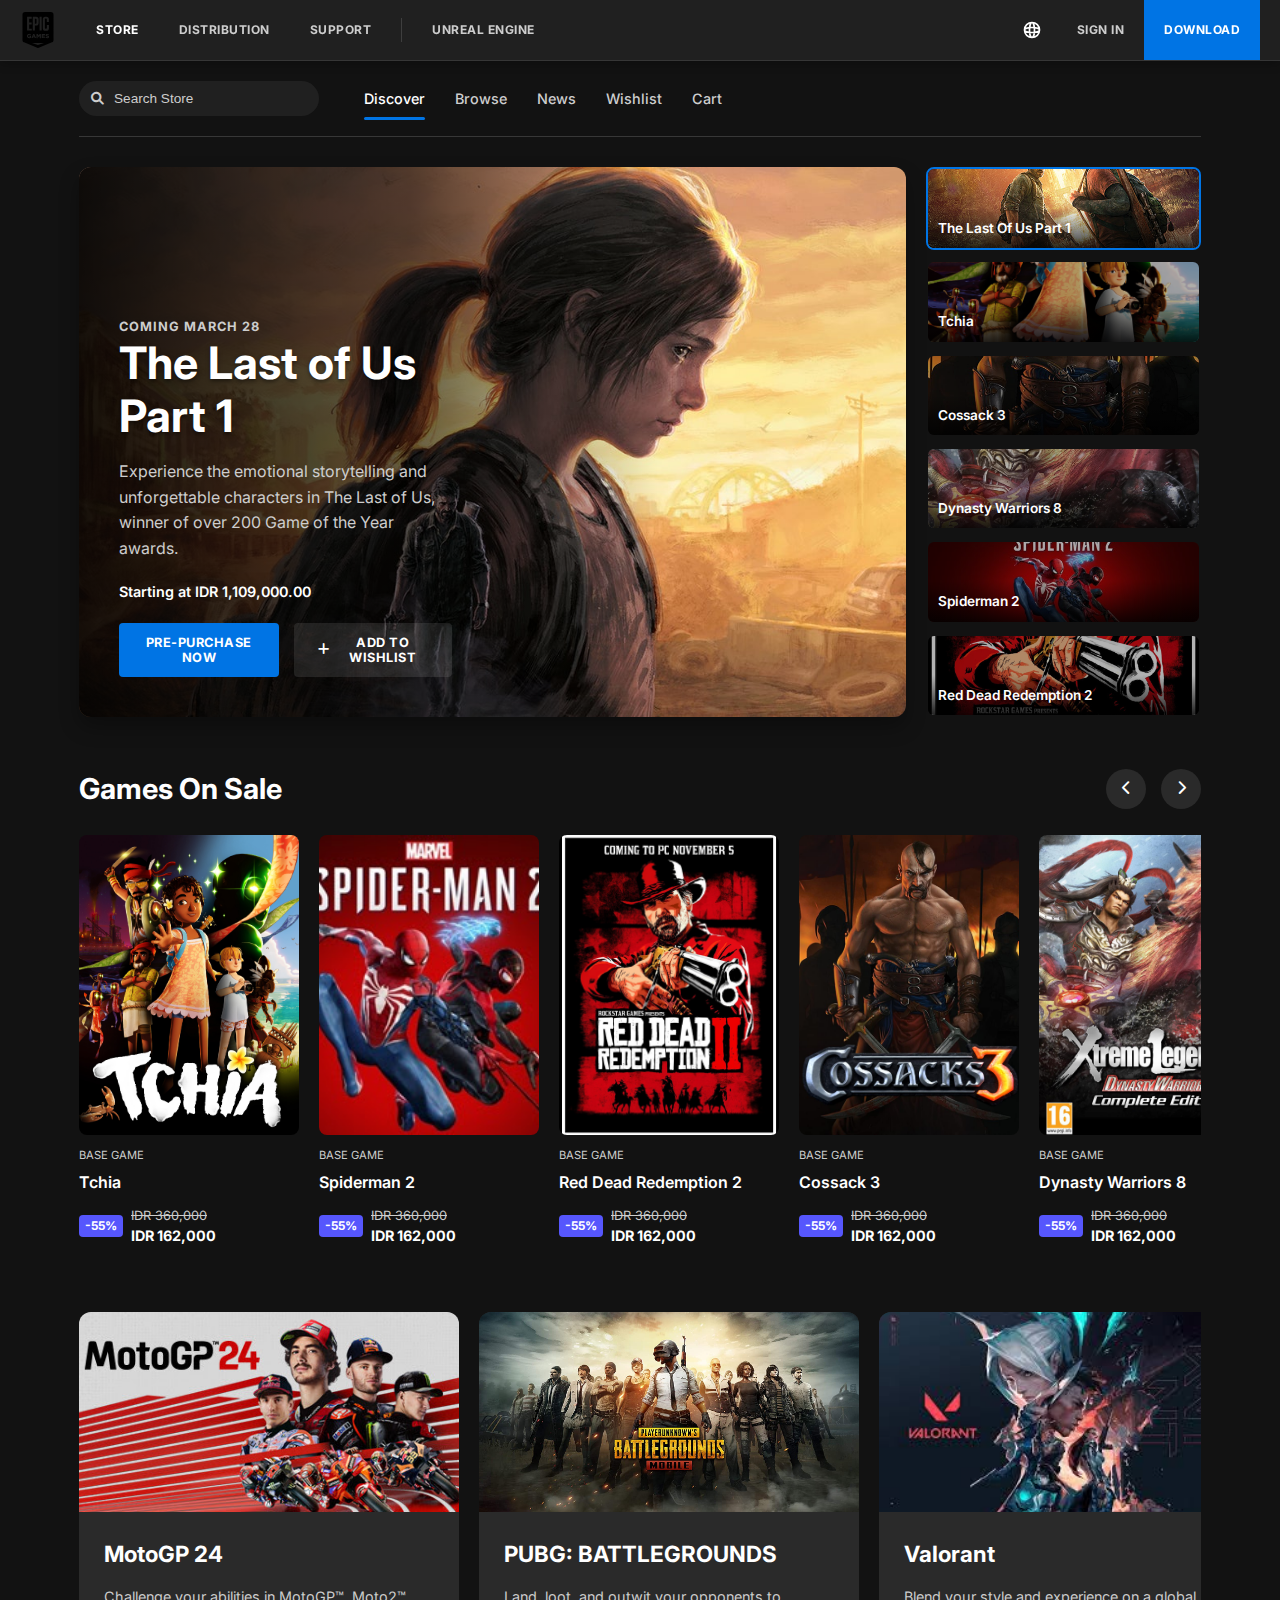
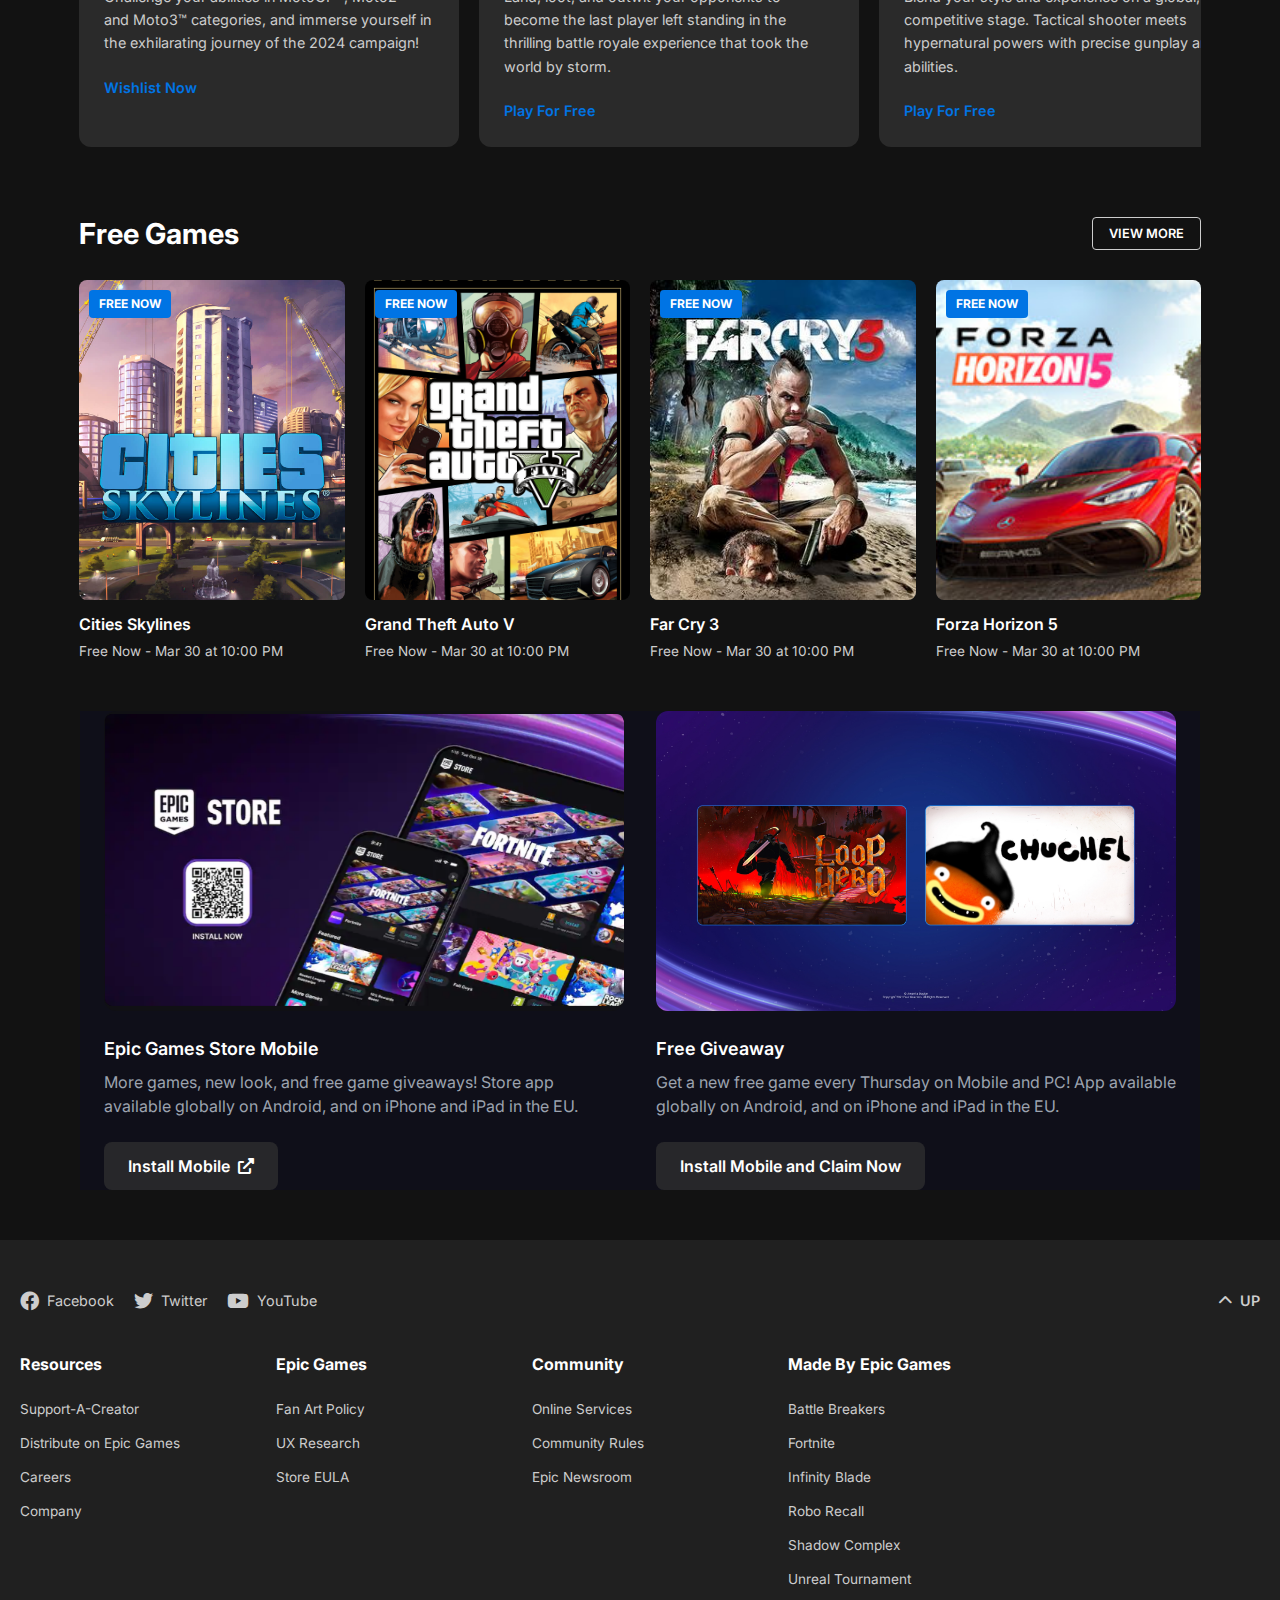
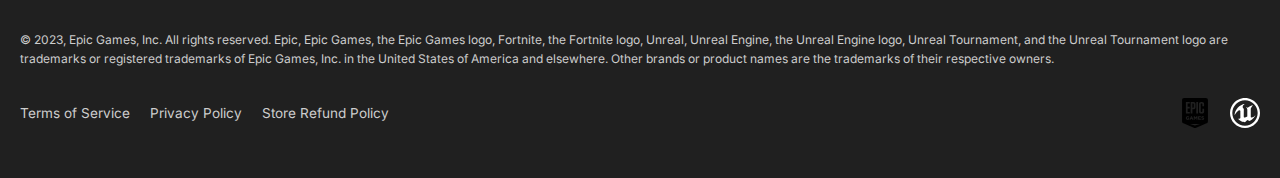
<file: index.html>
<!DOCTYPE html>
<html lang="en">

<head>
    <meta charset="UTF-8">
    <meta http-equiv="X-UA-Compatible" content="IE=edge">
    <meta name="viewport" content="width=device-width, initial-scale=1.0">
    <title>Epic Games Store | Download & Play PC Games</title>
    <script src="static/JS/script.js"></script>
    <link rel="icon" type="image/x-icon" href="static/img/logo-epic.svg">
    <link rel="stylesheet" href="static/css/master.css">
    <link rel="preconnect" href="https://fonts.googleapis.com">
    <link rel="preconnect" href="https://fonts.gstatic.com" crossorigin>
    <link href="https://fonts.googleapis.com/css2?family=Inter:wght@300;400;500;600;700&display=swap" rel="stylesheet">
    <link rel="stylesheet" href="https://cdnjs.cloudflare.com/ajax/libs/font-awesome/6.0.0/css/all.min.css">
</head>

<body>
    <!-- TOP NAVBAR -->
    <header class="main-header">
        <div class="header-container">
            <div class="header-left">
                <div class="logo">
                    <img src="./static/img/logo-epic.svg" alt="Epic Games Logo">
                </div>
                <nav class="main-nav">
                    <ul>
                        <li class="nav-item active">STORE</li>
                        <li class="nav-item">DISTRIBUTION</li>
                        <li class="nav-item">SUPPORT</li>
                        <div class="vertical-divider"></div>
                        <li class="nav-item">UNREAL ENGINE</li>
                    </ul>
                </nav>
            </div>
            <div class="header-right">
                <ul>
                    <li class="language-selector">
                        <img src="./static/img/language.svg" alt="language selector">
                    </li>
                    <li class="sign-in">SIGN IN</li>
                    <li class="download-button">DOWNLOAD</li>
                </ul>
            </div>
        </div>
    </header>

    <div class="content-container">
        <!-- STORE NAVBAR -->
        <nav class="store-nav">
            <div class="search-container">
                <i class="fa fa-search search-icon"></i>
                <input type="text" placeholder="Search Store">
            </div>
            <ul class="store-menu">
                <li class="active">Discover</li>
                <li>Browse</li>
                <li>News</li>
                <li>Wishlist</li>
                <li>Cart</li>
            </ul>
        </nav>

        <!-- HERO SECTION / JUMBOTRON -->
        <section class="hero-section">
            <div class="hero-main">
                <img src="static/img/games_img/the_last_of_us_part_1.jpg" alt="The Last of Us Part 1">
                <div class="hero-overlay"></div>
                <div class="hero-content">
                    <span class="release-info">COMING MARCH 28</span>
                    <h1>The Last of Us Part 1</h1>
                    <p>Experience the emotional storytelling and unforgettable characters in The Last of Us,
                        winner of over 200 Game of the Year awards.</p>
                    <div class="price-info">
                        <span>Starting at IDR 1,109,000.00</span>
                    </div>
                    <div class="hero-buttons">
                        <button class="btn-primary">PRE-PURCHASE NOW</button>
                        <button class="btn-secondary"><i class="fa fa-plus"></i> ADD TO WISHLIST</button>
                    </div>
                </div>
            </div>
            <div class="hero-thumbnails">
                <div class="thumbnail active">
                    <img src="static/img/games_img/the_last_of_us_part_1-potrait.jpg" alt="The Last Of Us Part 1">
                    <div class="thumbnail-title">The Last Of Us Part 1</div>
                </div>
                <div class="thumbnail">
                    <img src="static/img/games_img/tchia-potrait.jpg" alt="Tchia">
                    <div class="thumbnail-title">Tchia</div>
                </div>
                <div class="thumbnail">
                    <img src="static/img/games_img/cossack3-potrait.jpg" alt="Cossack 3">
                    <div class="thumbnail-title">Cossack 3</div>
                </div>
                <div class="thumbnail">
                    <img src="static/img/games_img/dw8-potrait.jpg" alt="Dynasty Warriors 8">
                    <div class="thumbnail-title">Dynasty Warriors 8</div>
                </div>
                <div class="thumbnail">
                    <img src="static/img/games_img/spiderman2.jpg" alt="Spiderman 2">
                    <div class="thumbnail-title">Spiderman 2</div>
                </div>
                <div class="thumbnail">
                    <img src="static/img/games_img/rdr2-potrait.jpg" alt="Red Dead Redemption 2">
                    <div class="thumbnail-title">Red Dead Redemption 2</div>
                </div>
            </div>
        </section>

        <!-- GAMES ON SALE -->
        <section class="games-on-sale">
            <div class="section-header">
                <h2>Games On Sale</h2>
                <div class="carousel-controls">
                    <button class="carousel-control prev"><i class="fa fa-chevron-left"></i></button>
                    <button class="carousel-control next"><i class="fa fa-chevron-right"></i></button>
                </div>
            </div>
            <div class="game-cards-container">
                <!-- Game Card 1 -->
                <div class="game-card">
                    <div class="game-image">
                        <img src="static/img/games_img/tchia-potrait.jpg" alt="Tchia">
                    </div>
                    <div class="game-info">
                        <span class="game-tag">BASE GAME</span>
                        <h3 class="game-title">Tchia</h3>
                    </div>
                    <div class="game-price">
                        <span class="discount-badge">-55%</span>
                        <div class="price-container">
                            <span class="original-price">IDR 360,000</span>
                            <span class="sale-price">IDR 162,000</span>
                        </div>
                    </div>
                </div>

                <!-- Game Card 2 -->
                <div class="game-card">
                    <div class="game-image">
                        <img src="static/img/games_img/spiderman2.jpg" alt="Spiderman 2">
                    </div>
                    <div class="game-info">
                        <span class="game-tag">BASE GAME</span>
                        <h3 class="game-title">Spiderman 2</h3>
                    </div>
                    <div class="game-price">
                        <span class="discount-badge">-55%</span>
                        <div class="price-container">
                            <span class="original-price">IDR 360,000</span>
                            <span class="sale-price">IDR 162,000</span>
                        </div>
                    </div>
                </div>

                <!-- Game Card 3 -->
                <div class="game-card">
                    <div class="game-image">
                        <img src="static/img/games_img/rdr2-potrait.jpg" alt="Red Dead Redemption 2">
                    </div>
                    <div class="game-info">
                        <span class="game-tag">BASE GAME</span>
                        <h3 class="game-title">Red Dead Redemption 2</h3>
                    </div>
                    <div class="game-price">
                        <span class="discount-badge">-55%</span>
                        <div class="price-container">
                            <span class="original-price">IDR 360,000</span>
                            <span class="sale-price">IDR 162,000</span>
                        </div>
                    </div>
                </div>

                <!-- Game Card 4 -->
                <div class="game-card">
                    <div class="game-image">
                        <img src="static/img/games_img/cossack3-potrait.jpg" alt="Cossack 3">
                    </div>
                    <div class="game-info">
                        <span class="game-tag">BASE GAME</span>
                        <h3 class="game-title">Cossack 3</h3>
                    </div>
                    <div class="game-price">
                        <span class="discount-badge">-55%</span>
                        <div class="price-container">
                            <span class="original-price">IDR 360,000</span>
                            <span class="sale-price">IDR 162,000</span>
                        </div>
                    </div>
                </div>

                <!-- Game Card 5 -->
                <div class="game-card">
                    <div class="game-image">
                        <img src="static/img/games_img/dw8-potrait.jpg" alt="Dynasty Warriors 8">
                    </div>
                    <div class="game-info">
                        <span class="game-tag">BASE GAME</span>
                        <h3 class="game-title">Dynasty Warriors 8</h3>
                    </div>
                    <div class="game-price">
                        <span class="discount-badge">-55%</span>
                        <div class="price-container">
                            <span class="original-price">IDR 360,000</span>
                            <span class="sale-price">IDR 162,000</span>
                        </div>
                    </div>
                </div>

                <!-- Game Card 6 -->
                <div class="game-card">
                    <div class="game-image">
                        <img src="static/img/games_img/forza5.jpg" alt="Dynasty Warriors 8">
                    </div>
                    <div class="game-info">
                        <span class="game-tag">BASE GAME</span>
                        <h3 class="game-title">Forza Horizon 5</h3>
                    </div>
                    <div class="game-price">
                        <span class="discount-badge">-55%</span>
                        <div class="price-container">
                            <span class="original-price">IDR 360,000</span>
                            <span class="sale-price">IDR 162,000</span>
                        </div>
                    </div>
                </div>

                <!-- Game Card 7 -->
                <div class="game-card">
                    <div class="game-image">
                        <img src="static/img/games_img/Gp24.jpg" alt="MotoGP 24">
                    </div>
                    <div class="game-info">
                        <span class="game-tag">BASE GAME</span>
                        <h3 class="game-title">MotoGP 24</h3>
                    </div>
                    <div class="game-price">
                        <span class="discount-badge">-55%</span>
                        <div class="price-container">
                            <span class="original-price">IDR 360,000</span>
                            <span class="sale-price">IDR 162,000</span>
                        </div>
                    </div>
                </div>
            </div>
        </section>

        <!-- FEATURED GAMES -->
        <section class="featured-games">
            <div class="featured-cards">
                <!-- Featured Game 1 -->
                <div class="featured-card">
                    <div class="featured-image">
                        <img src="static/img/games_img/Gp24.jpg" alt="MotoGP 24">
                    </div>
                    <div class="featured-content">
                        <h3>MotoGP 24</h3>
                        <p>Challenge your abilities in MotoGP™, Moto2™ and Moto3™ categories, and immerse yourself in
                            the exhilarating journey of the 2024 campaign!</p>
                        <a href="#" class="featured-link">Wishlist Now</a>
                    </div>
                </div>

                <!-- Featured Game 2 -->
                <div class="featured-card">
                    <div class="featured-image">
                        <img src="static/img/games_img/pubg.jpg" alt="PUBG: BATTLEGROUNDS">
                    </div>
                    <div class="featured-content">
                        <h3>PUBG: BATTLEGROUNDS</h3>
                        <p>Land, loot, and outwit your opponents to become the last player left standing in the
                            thrilling battle royale experience that took the world by storm.</p>
                        <a href="#" class="featured-link">Play For Free</a>
                    </div>
                </div>

                <!-- Featured Game 3 -->
                <div class="featured-card">
                    <div class="featured-image">
                        <img src="static/img/games_img/valorant.jpg" alt="Valorant">
                    </div>
                    <div class="featured-content">
                        <h3>Valorant</h3>
                        <p>Blend your style and experience on a global, competitive stage. Tactical shooter meets
                            hypernatural powers with precise gunplay and abilities.</p>
                        <a href="#" class="featured-link">Play For Free</a>
                    </div>
                </div>
            </div>
        </section>

        <!-- FREE GAMES -->
        <section class="free-games-section">
            <div class="section-header">
                <h2>Free Games</h2>
                <button class="btn-outline">VIEW MORE</button>
            </div>
            <div class="free-games-container">
                <!-- Free Game 1 -->
                <div class="free-game-card">
                    <div class="free-game-image">
                        <img src="static/img/games_img/Cities-Skylines.jpg" alt="Cities Skylines">
                        <div class="free-game-badge">FREE NOW</div>
                    </div>
                    <div class="free-game-info">
                        <h3>Cities Skylines</h3>
                        <p>Free Now - Mar 30 at 10:00 PM</p>
                    </div>
                </div>

                <!-- Free Game 2 -->
                <div class="free-game-card">
                    <div class="free-game-image">
                        <img src="static/img/games_img/gta-v-potrait.jpg" alt="Grand Theft Auto V">
                        <div class="free-game-badge">FREE NOW</div>
                    </div>
                    <div class="free-game-info">
                        <h3>Grand Theft Auto V</h3>
                        <p>Free Now - Mar 30 at 10:00 PM</p>
                    </div>
                </div>

                <!-- Free Game 3 -->
                <div class="free-game-card">
                    <div class="free-game-image">
                        <img src="static/img/games_img/far-cry-3-potrait.jpg" alt="Far Cry 3">
                        <div class="free-game-badge">FREE NOW</div>
                    </div>
                    <div class="free-game-info">
                        <h3>Far Cry 3</h3>
                        <p>Free Now - Mar 30 at 10:00 PM</p>
                    </div>
                </div>

                <!-- Free Game 4 -->
                <div class="free-game-card">
                    <div class="free-game-image">
                        <img src="static/img/games_img/forza5.jpg" alt="Forza Horizon 5">
                        <div class="free-game-badge">FREE NOW</div>
                    </div>
                    <div class="free-game-info">
                        <h3>Forza Horizon 5</h3>
                        <p>Free Now - Mar 30 at 10:00 PM</p>
                    </div>
                </div>
            </div>
        </section>

        <!-- GAMES LISTS SECTION -->
        <div class="list-container">
            <section>
                <img src="./static/img/mobile apps.png"
                    alt="Epic Games Store Mobile promotional image showing QR code and mobile devices with Fortnite game" />
                <h2>Epic Games Store Mobile</h2>
                <p>More games, new look, and free game giveaways! Store app available globally on Android, and on iPhone
                    and iPad in the EU.</p>
                <a href="#" class="button" target="_blank" rel="noopener noreferrer">
                    Install Mobile <i class="fas fa-external-link-alt"></i>
                </a>
            </section>
            <section>
                <img src="./static/img/free games.jpg"
                    alt="Free Giveaway promotional image showing Loop Hero and Chuchel game covers with Epic Games Store Mobile logo" />
                <h2>Free Giveaway</h2>
                <p>Get a new free game every Thursday on Mobile and PC! App available globally on Android, and on iPhone
                    and iPad in the EU.</p>
                <a href="#" class="button" target="_blank" rel="noopener noreferrer">
                    Install Mobile and Claim Now
                </a>
            </section>
        </div>
    </div>

    <!-- FOOTER -->
    <footer class="main-footer">
        <div class="footer-container">
            <div class="footer-top">
                <div class="social-links">
                    <a href="#" class="social-link"><i class="fab fa-facebook"></i> Facebook</a>
                    <a href="#" class="social-link"><i class="fab fa-twitter"></i> Twitter</a>
                    <a href="#" class="social-link"><i class="fab fa-youtube"></i> YouTube</a>
                </div>
                <button class="btn-back-to-top"><i class="fa fa-chevron-up"></i> UP</button>
            </div>

            <div class="footer-content">
                <div class="footer-section">
                    <h4>Resources</h4>
                    <ul>
                        <li><a href="#">Support-A-Creator</a></li>
                        <li><a href="#">Distribute on Epic Games</a></li>
                        <li><a href="#">Careers</a></li>
                        <li><a href="#">Company</a></li>
                    </ul>
                </div>

                <div class="footer-section">
                    <h4>Epic Games</h4>
                    <ul>
                        <li><a href="#">Fan Art Policy</a></li>
                        <li><a href="#">UX Research</a></li>
                        <li><a href="#">Store EULA</a></li>
                    </ul>
                </div>

                <div class="footer-section">
                    <h4>Community</h4>
                    <ul>
                        <li><a href="#">Online Services</a></li>
                        <li><a href="#">Community Rules</a></li>
                        <li><a href="#">Epic Newsroom</a></li>
                    </ul>
                </div>

                <div class="footer-section">
                    <h4>Made By Epic Games</h4>
                    <ul>
                        <li><a href="#">Battle Breakers</a></li>
                        <li><a href="#">Fortnite</a></li>
                        <li><a href="#">Infinity Blade</a></li>
                        <li><a href="#">Robo Recall</a></li>
                        <li><a href="#">Shadow Complex</a></li>
                        <li><a href="#">Unreal Tournament</a></li>
                    </ul>
                </div>
            </div>

            <div class="horizontal-divider"></div>

            <div class="copyright">
                <p>© 2023, Epic Games, Inc. All rights reserved. Epic, Epic Games, the Epic Games logo, Fortnite, the
                    Fortnite logo, Unreal, Unreal Engine, the Unreal Engine logo, Unreal Tournament, and the Unreal
                    Tournament logo are trademarks or registered trademarks of Epic Games, Inc. in the United States of
                    America and elsewhere. Other brands or product names are the trademarks of their respective owners.
                </p>
            </div>

            <div class="footer-bottom">
                <div class="footer-links">
                    <a href="#">Terms of Service</a>
                    <a href="#">Privacy Policy</a>
                    <a href="#">Store Refund Policy</a>
                </div>
                <div class="footer-logos">
                    <a href="#"><img src="./static/img/logo-epic.svg" alt="Epic Logo"></a>
                    <a href="#"><img src="./static/img/unreal-logo.svg" alt="Unreal Logo"></a>
                </div>
            </div>
        </div>
    </footer>
</body>

</html>
</file>
<file: static/css/master.css>
*, *::before, *::after {
    box-sizing: border-box;
    margin: 0;
    padding: 0;
}

:root {
    --epic-dark: #121212;
    --epic-dark-gray: #202020;
    --epic-mid-gray: #2a2a2a;
    --epic-light-gray: #cdcdcd;
    --epic-blue: #0074e4;
    --epic-hover-blue: #0060bb;
    --epic-sale-blue: #5656fd;
    --epic-text: #ffffff;
    --epic-section-gray: rgba(81, 81, 81, 0.5);
    --epic-divider: rgba(91, 91, 91, 0.5);
    --border-radius-sm: 4px;
    --border-radius-md: 8px;
    --border-radius-lg: 12px;
    --transition-speed: 0.2s;
}

body {
    background-color: var(--epic-dark);
    color: var(--epic-text);
    font-family: 'Inter', sans-serif;
    line-height: 1.5;
    font-size: 16px;
    min-height: 100vh;
}

ul {
    list-style-type: none;
}

a {
    text-decoration: none;
    color: inherit;
    transition: color var(--transition-speed) ease;
}

a:hover {
    color: var(--epic-text);
}

button {
    cursor: pointer;
    font-family: inherit;
    border: none;
    outline: none;
    font-weight: 600;
    transition: all var(--transition-speed) ease;
}

img {
    max-width: 100%;
    height: auto;
    display: block;
}

.content-container {
    max-width: 1400px;
    width: 90%;
    margin: 0 auto;
    padding: 0 15px;
}

/* Header Styles */
.main-header {
    background-color: var(--epic-dark-gray);
    width: 100%;
    position: sticky;
    top: 0;
    z-index: 100;
    border-bottom: 1px solid rgba(255, 255, 255, 0.1);
    box-shadow: 0 2px 10px rgba(0, 0, 0, 0.3);
}

.header-container {
    display: flex;
    justify-content: space-between;
    align-items: center;
    max-width: 1400px;
    margin: 0 auto;
    padding: 0 20px;
    height: 60px;
}

.header-left, .header-right {
    display: flex;
    align-items: center;
    height: 100%;
}

.logo {
    padding: 0 20px 0 0;
    display: flex;
    align-items: center;
}

.logo img {
    height: 36px;
    width: auto;
}

.main-nav ul {
    display: flex;
    align-items: center;
    height: 100%;
}

.nav-item {
    padding: 0 20px;
    font-size: 0.75rem;
    font-weight: 700;
    color: var(--epic-light-gray);
    cursor: pointer;
    transition: color var(--transition-speed) ease;
    display: flex;
    align-items: center;
    height: 100%;
    letter-spacing: 0.5px;
}

.nav-item:hover, .nav-item.active {
    color: var(--epic-text);
}

.vertical-divider {
    height: 24px;
    width: 1px;
    background-color: var(--epic-divider);
    margin: 0 10px;
}

.header-right ul {
    display: flex;
    align-items: center;
    height: 100%;
}

.language-selector {
    padding: 0 15px;
    cursor: pointer;
    display: flex;
    align-items: center;
}

.language-selector img {
    width: 20px;
    height: 20px;
}

.sign-in {
    padding: 0 20px;
    font-size: 0.75rem;
    font-weight: 700;
    color: var(--epic-light-gray);
    cursor: pointer;
    transition: color var(--transition-speed) ease;
    display: flex;
    align-items: center;
    height: 100%;
    letter-spacing: 0.5px;
}

.sign-in:hover {
    color: var(--epic-text);
}

.download-button {
    background-color: var(--epic-blue);
    color: var(--epic-text);
    font-size: 0.75rem;
    font-weight: 700;
    padding: 0 20px;
    cursor: pointer;
    transition: background-color var(--transition-speed) ease;
    height: 100%;
    display: flex;
    align-items: center;
    letter-spacing: 0.5px;
}

.download-button:hover {
    background-color: var(--epic-hover-blue);
}

/* Store Navigation */
.store-nav {
    display: flex;
    align-items: center;
    justify-content: flex-start;
    padding: 20px 0;
    border-bottom: 1px solid var(--epic-divider);
    margin-bottom: 20px;
}

.search-container {
    position: relative;
    margin-right: 30px;
}

.search-icon {
    position: absolute;
    left: 12px;
    top: 50%;
    transform: translateY(-50%);
    color: var(--epic-light-gray);
    font-size: 0.8rem;
}

.search-container input {
    background-color: var(--epic-dark-gray);
    border: none;
    border-radius: 20px;
    padding: 10px 12px 10px 35px;
    width: 240px;
    color: var(--epic-text);
    font-size: 0.85rem;
    transition: box-shadow var(--transition-speed) ease;
}

.search-container input::placeholder {
    color: var(--epic-light-gray);
}

.search-container input:focus {
    outline: none;
    box-shadow: 0 0 0 2px var(--epic-blue);
}

.store-menu {
    display: flex;
    align-items: center;
}

.store-menu li {
    margin: 0 15px;
    font-size: 0.9rem;
    font-weight: 500;
    color: var(--epic-light-gray);
    cursor: pointer;
    transition: color var(--transition-speed) ease;
    position: relative;
    padding: 5px 0;
}

.store-menu li:hover, .store-menu li.active {
    color: var(--epic-text);
}

.store-menu li.active::after {
    content: '';
    position: absolute;
    bottom: -6px;
    left: 0;
    width: 100%;
    height: 3px;
    background-color: var(--epic-blue);
    border-radius: 2px;
}

/* Hero Section */
.hero-section {
    display: flex;
    margin: 30px 0;
    gap: 20px;
    height: 550px;
}

.hero-main {
    position: relative;
    width: 75%;
    height: 100%;
    border-radius: var(--border-radius-lg);
    overflow: hidden;
    box-shadow: 0 10px 20px rgba(0, 0, 0, 0.3);
}

.hero-main img {
    width: 100%;
    height: 100%;
    object-fit: cover;
    transition: transform 0.5s ease;
}

.hero-main:hover img {
    transform: scale(1.02);
}

.hero-overlay {
    position: absolute;
    top: 0;
    left: 0;
    width: 100%;
    height: 100%;
    background: linear-gradient(90deg, rgba(0,0,0,0.9) 0%, rgba(0,0,0,0.6) 40%, rgba(0,0,0,0) 70%);
}

.hero-content {
    position: absolute;
    bottom: 0;
    left: 0;
    width: 50%;
    padding: 40px;
    z-index: 2;
}

.release-info {
    font-size: 0.8rem;
    font-weight: 700;
    color: var(--epic-light-gray);
    margin-bottom: 15px;
    letter-spacing: 1px;
}

.hero-content h1 {
    font-size: 2.8rem;
    font-weight: 700;
    margin-bottom: 15px;
    line-height: 1.2;
    text-shadow: 0 2px 4px rgba(0, 0, 0, 0.5);
}

.hero-content p {
    font-size: 1rem;
    color: var(--epic-light-gray);
    margin-bottom: 20px;
    line-height: 1.6;
}

.price-info {
    margin-bottom: 20px;
    font-size: 0.9rem;
    font-weight: 600;
}

.hero-buttons {
    display: flex;
    gap: 15px;
}

.btn-primary {
    background-color: var(--epic-blue);
    color: white;
    padding: 12px 24px;
    border-radius: var(--border-radius-sm);
    font-weight: 700;
    font-size: 0.8rem;
    letter-spacing: 0.5px;
}

.btn-primary:hover {
    background-color: var(--epic-hover-blue);
}

.btn-secondary {
    background-color: rgba(255, 255, 255, 0.1);
    color: white;
    padding: 12px 24px;
    border-radius: var(--border-radius-sm);
    font-weight: 700;
    font-size: 0.8rem;
    display: flex;
    align-items: center;
    gap: 8px;
    letter-spacing: 0.5px;
}

.btn-secondary:hover {
    background-color: rgba(255, 255, 255, 0.2);
}

.hero-thumbnails {
    width: 25%;
    height: 100%;
    display: flex;
    flex-direction: column;
    gap: 10px;
    overflow-y: auto;
}

.thumbnail {
    position: relative;
    height: calc(100% / 6);
    border-radius: var(--border-radius-md);
    overflow: hidden;
    cursor: pointer;
    transition: transform var(--transition-speed) ease;
    border: 2px solid transparent;
}

.thumbnail:hover {
    transform: translateX(5px);
}

.thumbnail.active {
    border: 2px solid var(--epic-blue);
}

.thumbnail img {
    width: 100%;
    height: 100%;
    object-fit: cover;
    filter: brightness(0.7);
    transition: filter var(--transition-speed) ease;
}

.thumbnail:hover img, .thumbnail.active img {
    filter: brightness(1);
}

.thumbnail-title {
    position: absolute;
    bottom: 0;
    left: 0;
    width: 100%;
    padding: 10px;
    background: linear-gradient(to top, rgba(0,0,0,0.8), rgba(0,0,0,0));
    font-size: 0.85rem;
    font-weight: 600;
}

/* Games On Sale Section */
.games-on-sale {
    margin: 50px 0;
}

.section-header {
    display: flex;
    justify-content: space-between;
    align-items: center;
    margin-bottom: 25px;
}

.section-header h2 {
    font-size: 1.8rem;
    font-weight: 700;
}

.carousel-controls {
    display: flex;
    gap: 15px;
}

.carousel-control {
    width: 40px;
    height: 40px;
    border-radius: 50%;
    background-color: var(--epic-mid-gray);
    color: var(--epic-text);
    display: flex;
    justify-content: center;
    align-items: center;
    font-size: 0.9rem;
    transition: background-color var(--transition-speed) ease;
}

.carousel-control:hover {
    background-color: var(--epic-blue);
}

.game-cards-container {
    display: flex;
    gap: 20px;
    overflow-x: hidden;
    scroll-behavior: smooth;
    padding-bottom: 15px;
}

.game-card {
    width: 220px;
    flex-shrink: 0;
    transition: transform var(--transition-speed) ease;
}

.game-card:hover {
    transform: translateY(-5px);
}

.game-image {
    width: 100%;
    height: 300px;
    border-radius: var(--border-radius-md);
    overflow: hidden;
    margin-bottom: 12px;
}

.game-image img {
    width: 100%;
    height: 100%;
    object-fit: cover;
    transition: transform 0.3s ease;
}

.game-card:hover .game-image img {
    transform: scale(1.05);
}

.game-info {
    margin-bottom: 12px;
}

.game-tag {
    font-size: 0.7rem;
    color: var(--epic-light-gray);
    margin-bottom: 6px;
    display: block;
}

.game-title {
    font-size: 1rem;
    font-weight: 600;
    white-space: nowrap;
    overflow: hidden;
    text-overflow: ellipsis;
}

.game-price {
    display: flex;
    align-items: center;
    gap: 8px;
}

.discount-badge {
    background-color: var(--epic-sale-blue);
    color: white;
    padding: 2px 6px;
    border-radius: var(--border-radius-sm);
    font-size: 0.75rem;
    font-weight: 700;
}

.price-container {
    display: flex;
    flex-direction: column;
}

.original-price {
    font-size: 0.8rem;
    color: var(--epic-light-gray);
    text-decoration: line-through;
}

.sale-price {
    font-size: 0.9rem;
    font-weight: 700;
}

/* Featured Games Section */
.featured-games {
    margin: 50px 0;
}

.featured-cards {
    display: flex;
    gap: 20px;
    overflow-x: auto;
    padding-bottom: 15px;
}

.featured-card {
    flex: 1;
    min-width: 380px;
    background-color: var(--epic-mid-gray);
    border-radius: var(--border-radius-lg);
    overflow: hidden;
    transition: transform var(--transition-speed) ease;
}

.featured-card:hover {
    transform: translateY(-5px);
}

.featured-image {
    width: 100%;
    height: 200px;
    overflow: hidden;
}

.featured-image img {
    width: 100%;
    height: 100%;
    object-fit: cover;
    transition: transform 0.3s ease;
}

.featured-card:hover .featured-image img {
    transform: scale(1.05);
}

.featured-content {
    padding: 25px;
}

.featured-content h3 {
    font-size: 1.4rem;
    margin-bottom: 15px;
    font-weight: 700;
}

.featured-content p {
    color: var(--epic-light-gray);
    margin-bottom: 20px;
    font-size: 0.9rem;
    line-height: 1.6;
}

.featured-link {
    color: var(--epic-blue);
    font-weight: 600;
    font-size: 0.9rem;
    display: inline-block;
    position: relative;
}

.featured-link:after {
    content: '';
    position: absolute;
    bottom: -2px;
    left: 0;
    width: 0;
    height: 2px;
    background-color: var(--epic-blue);
    transition: width var(--transition-speed) ease;
}

.featured-link:hover:after {
    width: 100%;
}

/* Free Games Section */
.free-games-section {
    margin: 50px 0;
}

.btn-outline {
    background-color: transparent;
    border: 1px solid var(--epic-light-gray);
    color: var(--epic-text);
    padding: 8px 16px;
    border-radius: var(--border-radius-sm);
    font-size: 0.8rem;
    font-weight: 600;
}

.btn-outline:hover {
    border-color: var(--epic-text);
}

.free-games-container {
    display: grid;
    grid-template-columns: repeat(4, 1fr);
    gap: 20px;
}

.free-game-card {
    transition: transform var(--transition-speed) ease;
}

.free-game-card:hover {
    transform: translateY(-5px);
}

.free-game-image {
    position: relative;
    width: 100%;
    height: 320px;
    border-radius: var(--border-radius-md);
    overflow: hidden;
    margin-bottom: 12px;
}

.free-game-image img {
    width: 100%;
    height: 100%;
    object-fit: cover;
    transition: transform 0.3s ease;
}

.free-game-card:hover .free-game-image img {
    transform: scale(1.05);
}

.free-game-badge {
    position: absolute;
    top: 10px;
    left: 10px;
    background-color: var(--epic-blue);
    color: white;
    padding: 5px 10px;
    border-radius: var(--border-radius-sm);
    font-size: 0.75rem;
    font-weight: 700;
    z-index: 1;
}

.free-game-info h3 {
    font-size: 1rem;
    font-weight: 600;
    margin-bottom: 5px;
    white-space: nowrap;
    overflow: hidden;
    text-overflow: ellipsis;
}

.free-game-info p {
    font-size: 0.85rem;
    color: var(--epic-light-gray);
}

/* list games section */
.list-container {
    margin: 0;
    background-color: #0f0f19;
    color: white;
    font-family: 'Inter', sans-serif;
    max-width: 1120px;
    margin: 40px auto;
    padding: 0 24px;
    display: grid;
    grid-template-columns: 1fr;
    gap: 32px;
  }

  @media (min-width: 768px) {
    .list-container {
      grid-template-columns: 1fr 1fr;
    }
  }

  .list-container img {
    width: 100%;
    height: 300px;
    object-fit: cover;
    border-radius: 12px;
    margin-bottom: 24px;
  }
  
  .list-container h2 {
    font-weight: 600;
    font-size: 1.125rem;
    margin: 0 0 8px 0;
    color: white;
  }
  .list-container p {
    color: #9ca3af;
    font-weight: 400;
    font-size: 1rem;
    line-height: 1.5;
    margin: 0 0 24px 0;
  }

  .list-container a.button {
    display: inline-flex;
    align-items: center;
    background-color: #27272a;
    color: white;
    font-weight: 600;
    font-size: 1rem;
    padding: 12px 24px;
    border-radius: 8px;
    text-decoration: none;
    transition: background-color 0.3s ease;
  }

  .list-container a.button:hover {
    background-color: #3f3f46;
  }
  
  .list-container a.button i {
    margin-left: 8px;
  }

/* Footer */
.main-footer {
    background-color: var(--epic-dark-gray);
    padding: 50px 0;
    margin-top: 50px;
}

.footer-container {
    max-width: 1400px;
    margin: 0 auto;
    padding: 0 20px;
}

.footer-top {
    display: flex;
    justify-content: space-between;
    align-items: center;
    margin-bottom: 40px;
}

.social-links {
    display: flex;
    gap: 20px;
}

.social-link {
    color: var(--epic-light-gray);
    font-size: 0.9rem;
    display: flex;
    align-items: center;
    gap: 8px;
    transition: color var(--transition-speed) ease;
}

.social-link:hover {
    color: var(--epic-text);
}

.social-link i {
    font-size: 1.2rem;
}

.btn-back-to-top {
    background-color: transparent;
    color: var(--epic-light-gray);
    font-size: 0.9rem;
    display: flex;
    align-items: center;
    gap: 8px;
    transition: color var(--transition-speed) ease;
}

.btn-back-to-top:hover {
    color: var(--epic-text);
}

.footer-content {
    display: grid;
    grid-template-columns: repeat(5, 1fr);
    gap: 40px;
    margin-bottom: 40px;
}

.footer-section h4 {
    font-size: 1rem;
    font-weight: 700;
    margin-bottom: 20px;
}

.footer-section ul {
    display: flex;
    flex-direction: column;
    gap: 10px;
}

.footer-section ul li a {
    color: var(--epic-light-gray);
    font-size: 0.85rem;
    transition: color var(--transition-speed) ease;
}

.footer-section ul li a:hover {
    color: var(--epic-text);
}

.copyright {
    margin-bottom: 30px;
}

.copyright p {
    color: var(--epic-light-gray);
    font-size: 0.75rem;
    line-height: 1.6;
}

.footer-bottom {
    display: flex;
    justify-content: space-between;
    align-items: center;
}

.footer-links {
    display: flex;
    gap: 20px;
}

.footer-links a {
    color: var(--epic-light-gray);
    font-size: 0.85rem;
    transition: color var(--transition-speed) ease;
}

.footer-links a:hover {
    color: var(--epic-text);
}

.footer-logos {
    display: flex;
    gap: 20px;
}

.footer-logos img {
    height: 30px;
}

/* Responsive Adjustments */
@media (max-width: 1200px) {
    .hero-content {
        width: 60%;
    }
    
    .free-games-container {
        grid-template-columns: repeat(2, 1fr);
    }
    
    .games-lists {
        grid-template-columns: 1fr;
        gap: 40px;
    }
    
    .vertical-divider {
        display: none;
    }
}

@media (max-width: 992px) {
    .hero-section {
        flex-direction: column;
        height: auto;
    }
    
    .hero-main {
        width: 100%;
        height: 400px;
    }
    
    .hero-thumbnails {
        width: 100%;
        height: 120px;
        flex-direction: row;
    }
    
    .thumbnail {
        height: 100%;
        width: calc(100% / 6);
    }
    
    .featured-card {
        min-width: 300px;
    }
    
    .footer-content {
        grid-template-columns: repeat(2, 1fr);
    }
}

@media (max-width: 768px) {
    .header-container {
        flex-direction: column;
        height: auto;
        padding: 10px 20px;
    }
    
    .main-nav ul {
        overflow-x: auto;
        padding: 10px 0;
    }
    
    .store-nav {
        flex-direction: column;
        align-items: flex-start;
        gap: 15px;
    }
    
    .search-container {
        width: 100%;
        margin-right: 0;
    }
    
    .search-container input {
        width: 100%;
    }
    
    .store-menu {
        width: 100%;
        overflow-x: auto;
        padding-bottom: 10px;
    }
    
    .hero-content h1 {
        font-size: 2rem;
    }
    
    .hero-buttons {
        flex-direction: column;
        gap: 10px;
    }
    
    .free-games-container {
        grid-template-columns: 1fr;
    }
    
    .featured-cards {
        flex-direction: column;
    }
    
    .featured-card {
        min-width: 100%;
    }
    
    .footer-top, .footer-bottom {
        flex-direction: column;
        gap: 20px;
        align-items: flex-start;
    }
}

/* Scrollbar styling */
::-webkit-scrollbar {
    width: 8px;
    height: 8px;
}

::-webkit-scrollbar-track {
    background: var(--epic-dark-gray);
    border-radius: 4px;
}

::-webkit-scrollbar-thumb {
    background: var(--epic-mid-gray);
    border-radius: 4px;
}

::-webkit-scrollbar-thumb:hover {
    background: var(--epic-blue);
}
</file>
